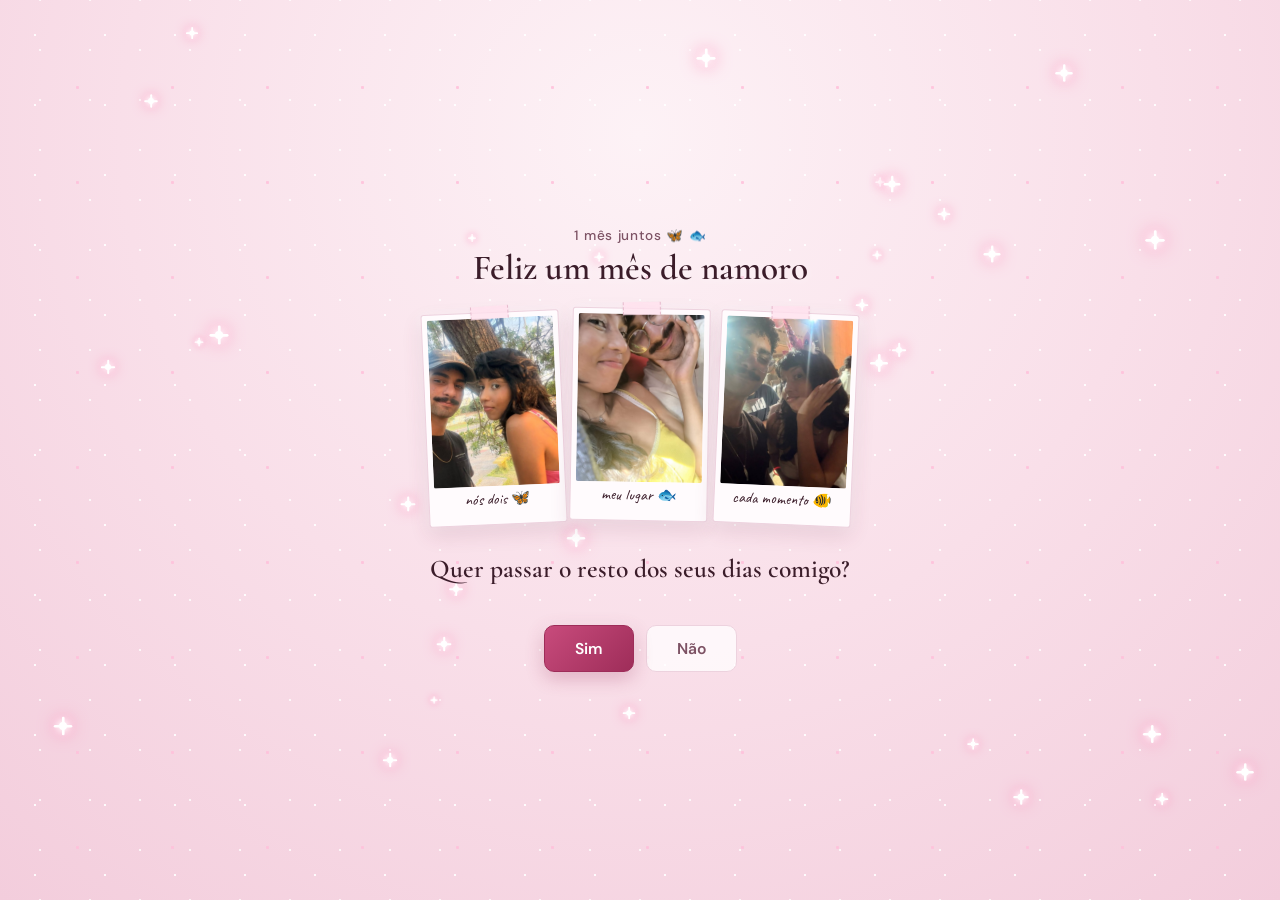
<file: index.html>
<!DOCTYPE html>
<html lang="pt-BR">
<head>
  <meta charset="UTF-8" />
  <meta name="viewport" content="width=device-width, initial-scale=1.0, maximum-scale=1.0, user-scalable=no" />
  <title>1 Mês 🦋🐟</title>
  <link rel="preconnect" href="https://fonts.googleapis.com">
  <link rel="preconnect" href="https://fonts.gstatic.com" crossorigin>
  <link href="https://fonts.googleapis.com/css2?family=Caveat:wght@600&family=Cormorant+Garamond:ital,wght@0,600;1,600&family=DM+Sans:wght@400;500;600&display=swap" rel="stylesheet">
  <link rel="stylesheet" href="style.css" />
</head>
<body>
  <!-- Camada de glitter brilhando e borboletas/peixes subindo ao fundo -->
  <div class="glitter-layer" id="glitter-layer" aria-hidden="true"></div>
  <div class="floating-bg" id="floating-bg" aria-hidden="true"></div>

  <main class="container" id="main-card">
    <header class="header">
      <span class="small-date">1 mês juntos 🦋 🐟</span>
      <h1 class="title">Feliz um mês de namoro</h1>
    </header>

    <!-- 3 Polaroids lado a lado no celular -->
    <div class="polaroid-row" id="polaroid-stage">
      <figure class="polaroid p1" data-index="0">
        <span class="tape"></span>
        <img src="foto1.jpg" alt="Nós dois no parque" />
        <figcaption>nós dois 🦋</figcaption>
      </figure>
      <figure class="polaroid p2" data-index="1">
        <span class="tape"></span>
        <img src="foto2.jpg" alt="Nós dois de pertinho" />
        <figcaption>meu lugar 🐟</figcaption>
      </figure>
      <figure class="polaroid p3" data-index="2">
        <span class="tape"></span>
        <img src="foto3.jpg" alt="Nós dois à noite" />
        <figcaption>cada momento 🐠</figcaption>
      </figure>
    </div>

    <div class="question-section">
      <p class="question">Quer passar o resto dos seus dias comigo?</p>
      <p class="hint" id="tap-hint"></p>

      <div class="buttons-area" id="buttons-area">
        <button type="button" class="btn btn-yes" id="btn-yes">Sim</button>
        <button type="button" class="btn btn-no" id="btn-no">Não</button>
      </div>
    </div>
  </main>

  <!-- Tela que aparece depois de apertar "Sim" 8 vezes -->
  <section class="container celebration-container hidden" id="celebration-card">
    <header class="header">
      <span class="small-date">1 mês de muitos 🦋 🐟 🐠</span>
      <h1 class="title">nOhvis, sabia que ce ia aceitar</h1>
      <p class="final-text">
        Mesmo tendo que caçar o botão 8 vezes pela tela. Feliz primeiro mês, meu amor 🦋🐟
      </p>
    </header>

    <div class="polaroid-row celebration-row">
      <figure class="polaroid p1">
        <span class="tape"></span>
        <img src="foto1.jpg" alt="Nós dois no parque" />
        <figcaption>nosso mundinho 🦋</figcaption>
      </figure>

      <figure class="polaroid p2">
        <span class="tape"></span>
        <img src="foto2.jpg" alt="Nós dois de pertinho" />
        <figcaption>meu sorriso 🐟</figcaption>
      </figure>

      <figure class="polaroid p3">
        <span class="tape"></span>
        <img src="foto3.jpg" alt="Nós dois à noite" />
        <figcaption>borboleta & peixe 🐠</figcaption>
      </figure>
    </div>

    <!-- Playlist do Spotify -->
    <div class="spotify-box">
      <p class="spotify-label">Fiz essa playlist com as músicas que marcaram a gente 🦋🐟</p>
      <iframe
        style="border-radius:12px"
        src="https://open.spotify.com/embed/playlist/4Eyw2b2FuxJNeZmkwEuEuH?utm_source=generator"
        width="100%"
        height="152"
        frameBorder="0"
        allowfullscreen=""
        allow="autoplay; clipboard-write; encrypted-media; fullscreen; picture-in-picture"
        loading="lazy">
      </iframe>
      <a
        href="https://open.spotify.com/playlist/4Eyw2b2FuxJNeZmkwEuEuH?si=sK_d_2yMT8SZddMpPjfyzA"
        target="_blank"
        rel="noopener noreferrer"
        class="btn btn-yes btn-spotify">
        Abrir playlist no Spotify 🦋
      </a>
    </div>
  </section>

  <script src="script.js"></script>
</body>
</html>
</file>
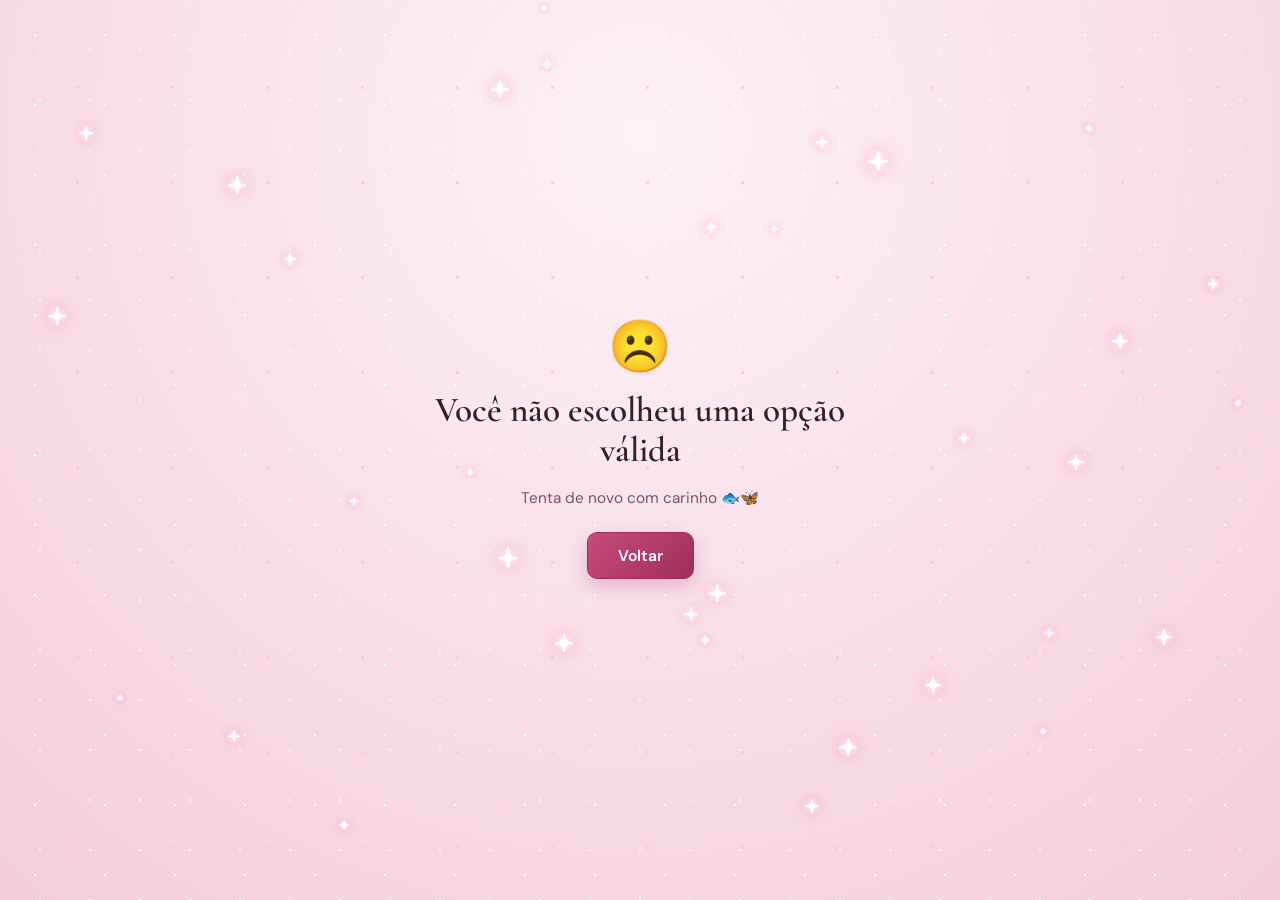
<file: nao.html>
<!DOCTYPE html>
<html lang="pt-BR">
<head>
  <meta charset="UTF-8" />
  <meta name="viewport" content="width=device-width, initial-scale=1.0, maximum-scale=1.0, user-scalable=no" />
  <title>Opção inválida</title>
  <link rel="preconnect" href="https://fonts.googleapis.com">
  <link rel="preconnect" href="https://fonts.gstatic.com" crossorigin>
  <link href="https://fonts.googleapis.com/css2?family=Cormorant+Garamond:ital,wght@0,600;1,600&family=DM+Sans:wght@400;500;600&display=swap" rel="stylesheet">
  <link rel="stylesheet" href="style.css" />
</head>
<body>
  <div class="glitter-layer" id="glitter-layer" aria-hidden="true"></div>
  <div class="floating-bg" id="floating-bg" aria-hidden="true"></div>

  <main class="container sad-container">
    <div class="sad-face" aria-hidden="true">☹️</div>
    <h1 class="title">Você não escolheu uma opção válida</h1>
    <p class="final-text">
      Tenta de novo com carinho 🐟🦋
    </p>
    <a href="index.html" class="btn btn-yes btn-back">Voltar</a>
  </main>

  <script src="script.js"></script>
</body>
</html>
</file>
<file: style.css>
* {
  box-sizing: border-box;
  margin: 0;
  padding: 0;
  -webkit-tap-highlight-color: transparent;
}

:root {
  --bg-top: #fdf2f6;
  --bg-mid: #f9dfe9;
  --bg-bottom: #f3cddc;
  --paper: #fffbfd;
  --text: #3b1d2a;
  --muted: #7d5264;
  --border: #edd2de;
  --accent: #a63a64;
  --tape: rgba(255, 225, 238, 0.78);
}

body {
  min-height: 100dvh;
  width: 100%;
  overflow-x: hidden;
  font-family: 'DM Sans', -apple-system, BlinkMacSystemFont, sans-serif;
  background: radial-gradient(circle at 50% 15%, var(--bg-top) 0%, var(--bg-mid) 52%, var(--bg-bottom) 100%);
  color: var(--text);
  display: flex;
  align-items: center;
  justify-content: center;
  padding: 20px 12px;
  position: relative;
  user-select: none;
}

/* Camada de glitter / brilhos cintilantes */
.glitter-layer {
  position: fixed;
  inset: 0;
  pointer-events: none;
  z-index: 0;
  overflow: hidden;
  background-image:
    radial-gradient(circle, rgba(255, 255, 255, 0.9) 1px, transparent 1.5px),
    radial-gradient(circle, rgba(255, 192, 218, 0.85) 1.2px, transparent 2px),
    radial-gradient(circle, rgba(255, 255, 255, 0.75) 0.8px, transparent 1.5px);
  background-size: 70px 70px, 95px 95px, 50px 50px;
  background-position: 0 0, 30px 40px, 15px 25px;
}

.sparkle {
  position: absolute;
  width: 6px;
  height: 6px;
  border-radius: 50%;
  background: #ffffff;
  box-shadow:
    0 0 6px 2px rgba(255, 255, 255, 0.95),
    0 0 12px 4px rgba(255, 145, 190, 0.7);
  animation: twinkle ease-in-out infinite;
}

.sparkle::before,
.sparkle::after {
  content: '';
  position: absolute;
  top: 50%;
  left: 50%;
  background: #ffffff;
  transform: translate(-50%, -50%);
  border-radius: 999px;
}

.sparkle::before {
  width: 14px;
  height: 1.6px;
}

.sparkle::after {
  width: 1.6px;
  height: 14px;
}

@keyframes twinkle {
  0%, 100% {
    opacity: 0.15;
    transform: scale(0.4) rotate(0deg);
  }
  50% {
    opacity: 1;
    transform: scale(1.15) rotate(45deg);
  }
}

/* Borboletas e peixinhos subindo ao fundo */
.floating-bg {
  position: fixed;
  inset: 0;
  pointer-events: none;
  z-index: 0;
  overflow: hidden;
}

.floating-item {
  position: absolute;
  bottom: -40px;
  font-size: 1.35rem;
  opacity: 0;
  animation: riseUp linear forwards;
}

@keyframes riseUp {
  0% {
    transform: translateY(0) translateX(0) rotate(-6deg);
    opacity: 0;
  }
  15% {
    opacity: 0.65;
  }
  50% {
    transform: translateY(-55dvh) translateX(14px) rotate(8deg);
  }
  85% {
    opacity: 0.65;
  }
  100% {
    transform: translateY(-112dvh) translateX(-10px) rotate(-6deg);
    opacity: 0;
  }
}

.container {
  position: relative;
  z-index: 1;
  width: 100%;
  max-width: 430px;
  text-align: center;
  display: flex;
  flex-direction: column;
  align-items: center;
  gap: 18px;
}

.hidden {
  display: none !important;
}

.header {
  display: flex;
  flex-direction: column;
  gap: 4px;
  align-items: center;
}

.small-date {
  font-size: 0.85rem;
  color: var(--muted);
  letter-spacing: 0.05em;
  font-weight: 500;
}

.title {
  font-family: 'Cormorant Garamond', Georgia, serif;
  font-size: 2.2rem;
  font-weight: 600;
  line-height: 1.12;
  color: var(--text);
  text-shadow: 0 1px 10px rgba(255, 255, 255, 0.7);
}

/* 3 Polaroids lado a lado na tela do celular */
.polaroid-row {
  display: grid;
  grid-template-columns: repeat(3, 1fr);
  gap: 8px;
  width: 100%;
  align-items: center;
  margin: 6px 0;
}

.polaroid {
  position: relative;
  background: var(--paper);
  padding: 5px 5px 16px 5px;
  border: 1px solid var(--border);
  border-radius: 3px;
  box-shadow:
    0 8px 20px rgba(122, 46, 77, 0.14),
    0 0 12px rgba(255, 255, 255, 0.6);
  width: 100%;
  transition: transform 0.3s cubic-bezier(0.22, 1, 0.36, 1), box-shadow 0.3s ease;
  cursor: pointer;
}

.polaroid img {
  width: 100%;
  aspect-ratio: 3 / 4;
  object-fit: cover;
  display: block;
  border-radius: 2px;
}

.polaroid figcaption {
  font-family: 'Caveat', cursive;
  font-size: 0.98rem;
  color: var(--text);
  margin-top: 6px;
  line-height: 1;
  white-space: nowrap;
  overflow: hidden;
  text-overflow: ellipsis;
}

/* Fita adesiva delicada no topo de cada polaroid */
.tape {
  position: absolute;
  top: -7px;
  left: 50%;
  transform: translateX(-50%) rotate(-2deg);
  width: 38px;
  height: 13px;
  background: var(--tape);
  border-left: 1px dashed rgba(200, 140, 165, 0.45);
  border-right: 1px dashed rgba(200, 140, 165, 0.45);
  box-shadow: 0 1px 3px rgba(0, 0, 0, 0.05);
}

/* Leve inclinação natural mantendo uma ao lado da outra */
.polaroid.p1 {
  transform: rotate(-2.5deg);
}

.polaroid.p2 {
  transform: translateY(-4px) rotate(1deg);
}

.polaroid.p3 {
  transform: rotate(2.5deg);
}

.polaroid.active {
  transform: translateY(-7px) scale(1.06) rotate(0deg);
  z-index: 4;
  box-shadow:
    0 12px 26px rgba(166, 58, 100, 0.24),
    0 0 16px rgba(255, 255, 255, 0.9);
}

.question-section {
  width: 100%;
  padding-top: 4px;
}

.question {
  font-family: 'Cormorant Garamond', Georgia, serif;
  font-size: 1.6rem;
  font-weight: 600;
  line-height: 1.25;
  color: var(--text);
  margin-bottom: 6px;
}

.hint {
  min-height: 20px;
  font-size: 0.88rem;
  color: var(--accent);
  font-weight: 500;
  margin-bottom: 14px;
}

.buttons-area {
  display: flex;
  align-items: center;
  justify-content: center;
  gap: 12px;
  min-height: 48px;
}

.btn {
  border: 1px solid var(--border);
  border-radius: 10px;
  padding: 12px 30px;
  font-family: 'DM Sans', sans-serif;
  font-size: 0.98rem;
  font-weight: 600;
  cursor: pointer;
  touch-action: manipulation;
  text-decoration: none;
  display: inline-flex;
  align-items: center;
  justify-content: center;
  transition: transform 0.12s ease;
}

.btn:active {
  transform: scale(0.96);
}

.btn-yes {
  background: linear-gradient(135deg, #c84b7c 0%, #9e2d59 100%);
  color: #ffffff;
  border-color: #9e2d59;
  box-shadow:
    0 6px 18px rgba(158, 45, 89, 0.3),
    0 0 10px rgba(255, 255, 255, 0.5);
  z-index: 999;
}

.btn-yes.fleeing {
  position: fixed;
  box-shadow:
    0 8px 24px rgba(158, 45, 89, 0.38),
    0 0 14px rgba(255, 255, 255, 0.75);
  transition: left 0.18s ease-out, top 0.18s ease-out;
}

.btn-no {
  background-color: rgba(255, 255, 255, 0.75);
  color: var(--muted);
}

/* Tela de comemoração */
.celebration-container {
  gap: 18px;
  padding-bottom: 24px;
}

.final-text {
  font-size: 0.96rem;
  line-height: 1.5;
  color: var(--muted);
  max-width: 330px;
  margin-top: 4px;
}

/* Caixa da playlist do Spotify */
.spotify-box {
  width: 100%;
  background: rgba(255, 251, 253, 0.82);
  border: 1px solid var(--border);
  border-radius: 16px;
  padding: 14px 12px;
  box-shadow:
    0 10px 24px rgba(122, 46, 77, 0.12),
    0 0 14px rgba(255, 255, 255, 0.65);
  display: flex;
  flex-direction: column;
  align-items: center;
  gap: 10px;
  margin-top: 4px;
}

.spotify-label {
  font-size: 0.92rem;
  font-weight: 600;
  color: var(--text);
  line-height: 1.35;
}

.btn-spotify {
  width: 100%;
  padding: 11px 20px;
  font-size: 0.94rem;
}

.sad-container {
  gap: 14px;
}

.sad-face {
  font-size: 3.2rem;
  line-height: 1;
  margin-bottom: 4px;
}

.btn-back {
  margin-top: 8px;
}
</file>
